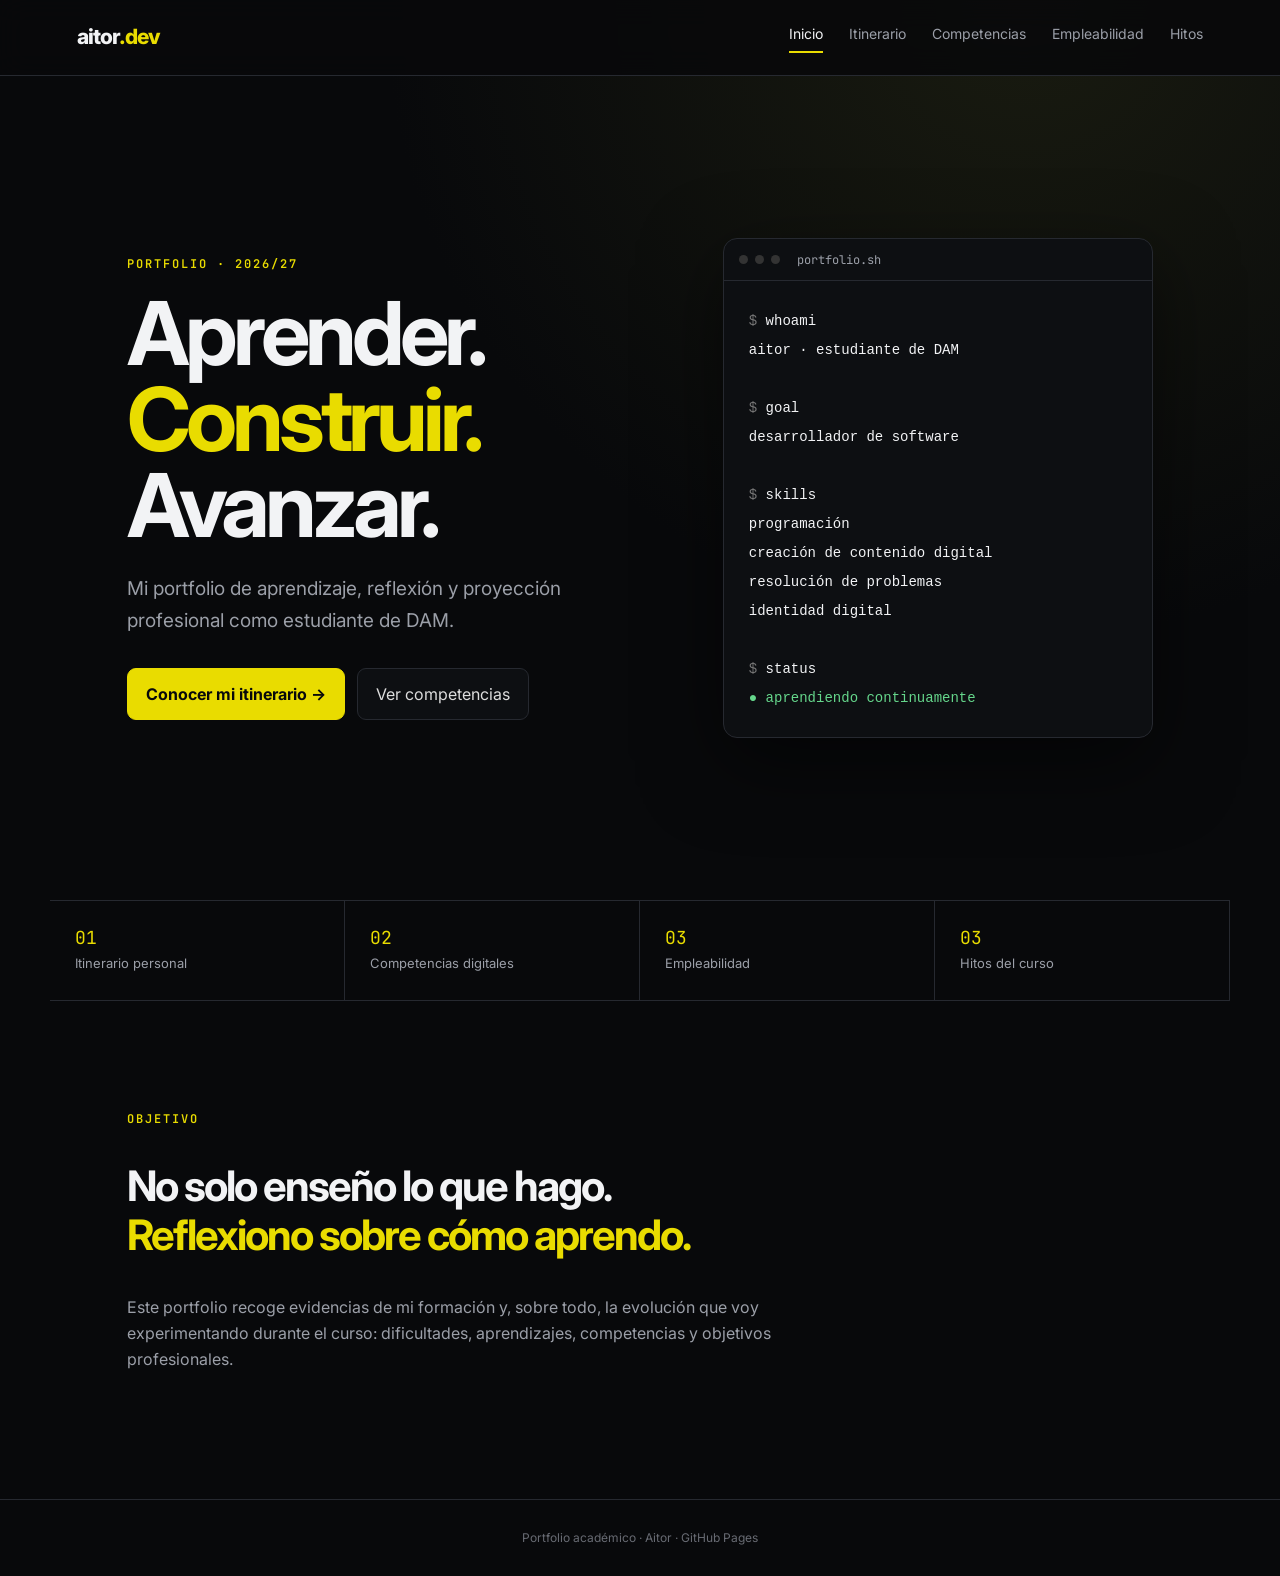
<file: extras/portfolio-github-pages/index.html>
<!DOCTYPE html>
<html lang="es">

<head>
  <meta charset="UTF-8">
  <meta name="viewport" content="width=device-width, initial-scale=1.0">
  <title>Aitor · Portfolio profesional</title>
  <link rel="stylesheet" href="assets/style.css">
</head>

<body>
  <header class="topbar">
    <a class="logo" href="index.html">aitor<span>.dev</span></a>
    <nav>
      <a class="active" href="index.html">Inicio</a>
      <a href="itinerario.html">Itinerario</a>
      <a href="competencias.html">Competencias</a>
      <a href="empleabilidad.html">Empleabilidad</a>
      <a href="hitos.html">Hitos</a>
    </nav>
  </header>

  <main>
    <section class="hero">
      <div>
        <p class="eyebrow">PORTFOLIO · 2026/27</p>
        <h1>Aprender.<br><span>Construir.</span><br>Avanzar.</h1>
        <p class="lead">Mi portfolio de aprendizaje, reflexión y proyección profesional como estudiante de DAM.</p>
        <div class="buttons">
          <a class="btn primary" href="itinerario.html">Conocer mi itinerario →</a>
          <a class="btn" href="competencias.html">Ver competencias</a>
        </div>
      </div>
      <div class="terminal">
        <div class="terminal-head"><i></i><i></i><i></i><span>portfolio.sh</span></div>
        <pre><code><span class="muted">$</span> whoami
aitor · estudiante de DAM

<span class="muted">$</span> goal
desarrollador de software

<span class="muted">$</span> skills
programación
creación de contenido digital
resolución de problemas
identidad digital

<span class="muted">$</span> status
<span class="green">● aprendiendo continuamente</span></code></pre>
      </div>
    </section>

    <section class="stats">
      <div><strong>01</strong><span>Itinerario personal</span></div>
      <div><strong>02</strong><span>Competencias digitales</span></div>
      <div><strong>03</strong><span>Empleabilidad</span></div>
      <div><strong>03</strong><span>Hitos del curso</span></div>
    </section>

    <section class="section">
      <p class="eyebrow">OBJETIVO</p>
      <h2>No solo enseño lo que hago.<br><span>Reflexiono sobre cómo aprendo.</span></h2>
      <p class="text">Este portfolio recoge evidencias de mi formación y, sobre todo, la evolución que voy
        experimentando durante el curso: dificultades, aprendizajes, competencias y objetivos profesionales.</p>
    </section>
  </main>

  <footer>Portfolio académico · Aitor · GitHub Pages</footer>
</body>

</html>
</file>
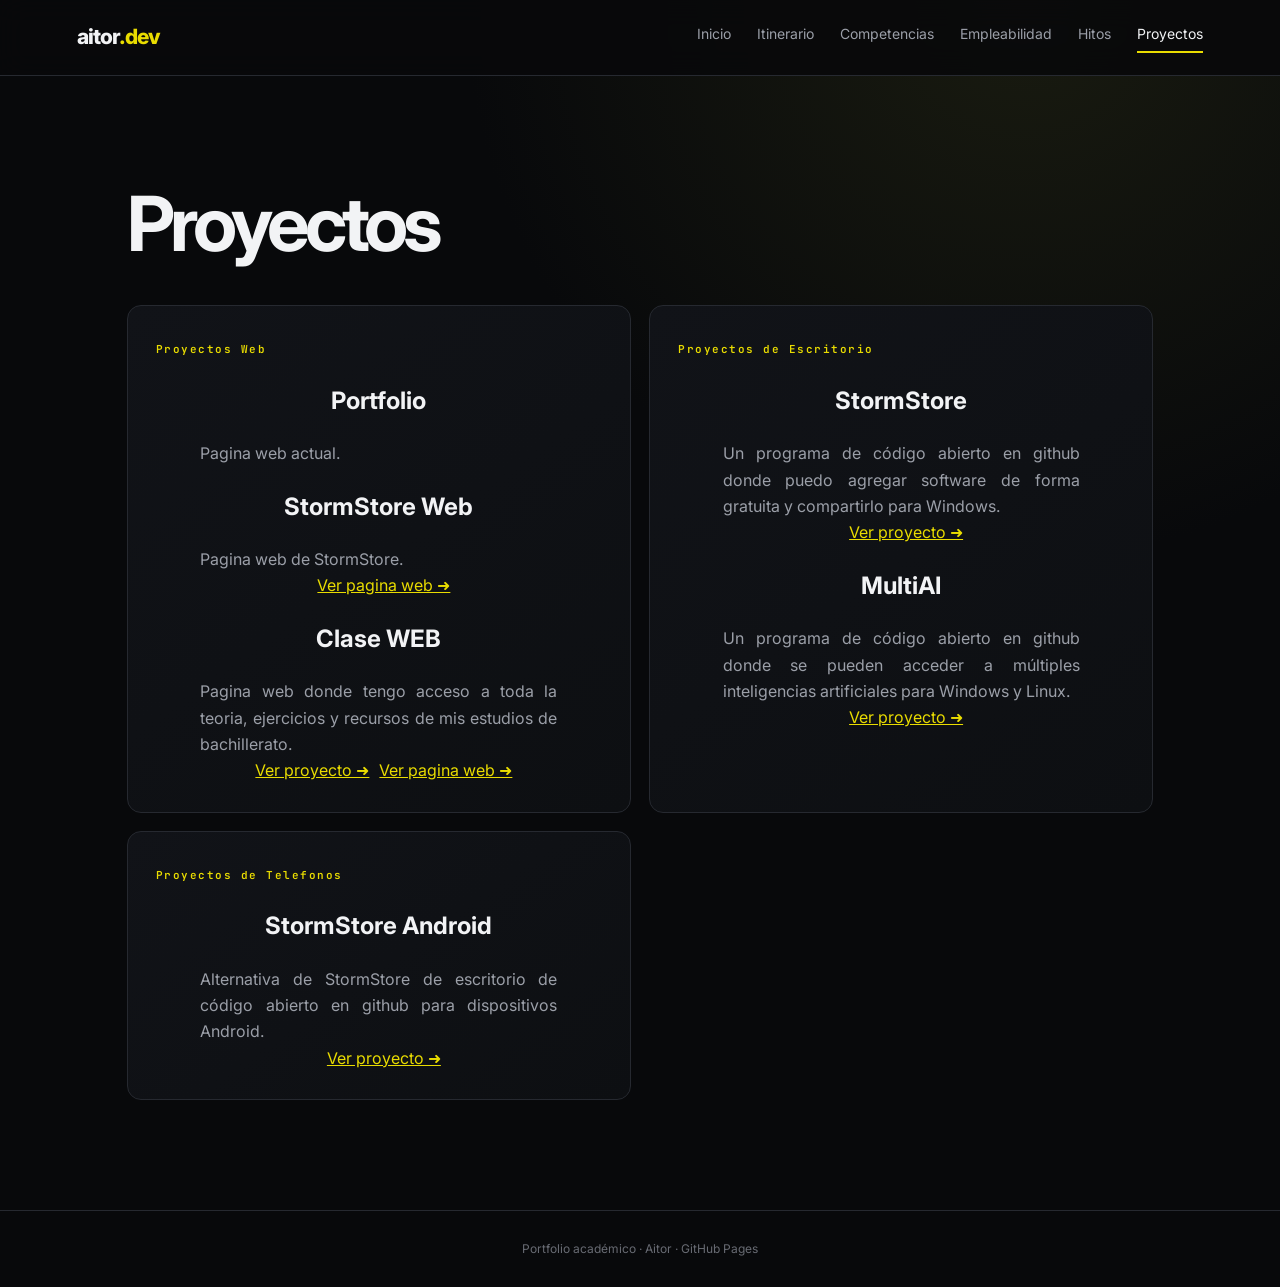
<file: proyectos.html>
<!DOCTYPE html>
<html lang="es">

<head>
    <meta charset="UTF-8">
    <meta name="viewport" content="width=device-width, initial-scale=1.0">
    <title>Proyectos · Aitor Perez Salvador</title>
    <link rel="stylesheet" href="assets/style.css">
    <link rel="stylesheet" href="assets/proyectos.css">
</head>

<body>

    <header class="topbar">
        <a class="logo" href="index.html">aitor<span>.dev</span></a>
        <nav>
            <a href="index.html">Inicio</a>
            <a href="itinerario.html">Itinerario</a>
            <a href="competencias.html">Competencias</a>
            <a href="empleabilidad.html">Empleabilidad</a>
            <a href="hitos.html">Hitos</a>
            <a class="active" href="#">Proyectos</a>
        </nav>
    </header>
    <main class="page">
        <h1>Proyectos</h1>
        <div class="grid">
            <article class="card">
                <small>Proyectos Web</small>
                <div class="proyectos">
                    <h2>Portfolio</h2>
                    <p>Pagina web actual.</p>
                </div>
                <div class="proyectos">
                    <h2>StormStore Web</h2>
                    <p>Pagina web de StormStore.</p>
                    <div class="enlaces">
                        <a href="https://stormstore.vercel.app" target="_blank">Ver pagina web ➜</a>
                    </div>
                </div>
                <div class="proyectos">
                    <h2>Clase WEB</h2>
                    <p>Pagina web donde tengo acceso a toda la teoria, ejercicios y recursos de mis estudios de
                        bachillerato.</p>
                    <div class="enlaces">
                        <a href="https://github.com/acierto-incomodo/clase-web" target="_blank">Ver proyecto ➜</a>
                        <a href="https://acierto-incomodo.github.io/clase-web/" target="_blank">Ver pagina web ➜</a>
                    </div>
                </div>
            </article>

            <article class="card">
                <small>Proyectos de Escritorio</small>
                <div class="proyectos">
                    <h2>StormStore</h2>
                    <p>Un programa de código abierto en github donde puedo agregar software de forma gratuita y
                        compartirlo para Windows.</p>
                    <div class="enlaces">
                        <a href="https://github.com/acierto-incomodo/StormStore" target="_blank">Ver proyecto ➜</a>
                    </div>
                </div>
                <div class="proyectos">
                    <h2>MultiAI</h2>
                    <p>Un programa de código abierto en github donde se pueden acceder a múltiples inteligencias
                        artificiales para Windows y Linux.</p>
                    <div class="enlaces">
                        <a href="https://github.com/acierto-incomodo/MultiAI" target="_blank">Ver proyecto ➜</a>
                    </div>
                </div>
            </article>

            <article class="card">
                <small>Proyectos de Telefonos</small>
                <div class="proyectos">
                    <h2>StormStore Android</h2>
                    <p>Alternativa de StormStore de escritorio de código abierto en github para dispositivos Android.
                    </p>
                    <div class="enlaces">
                        <a href="https://github.com/acierto-incomodo/stormstore-android" target="_blank">Ver proyecto
                            ➜</a>
                    </div>
                </div>
            </article>
        </div>
    </main>

    <footer>Portfolio académico · Aitor · GitHub Pages</footer>
</body>

</html>
</file>
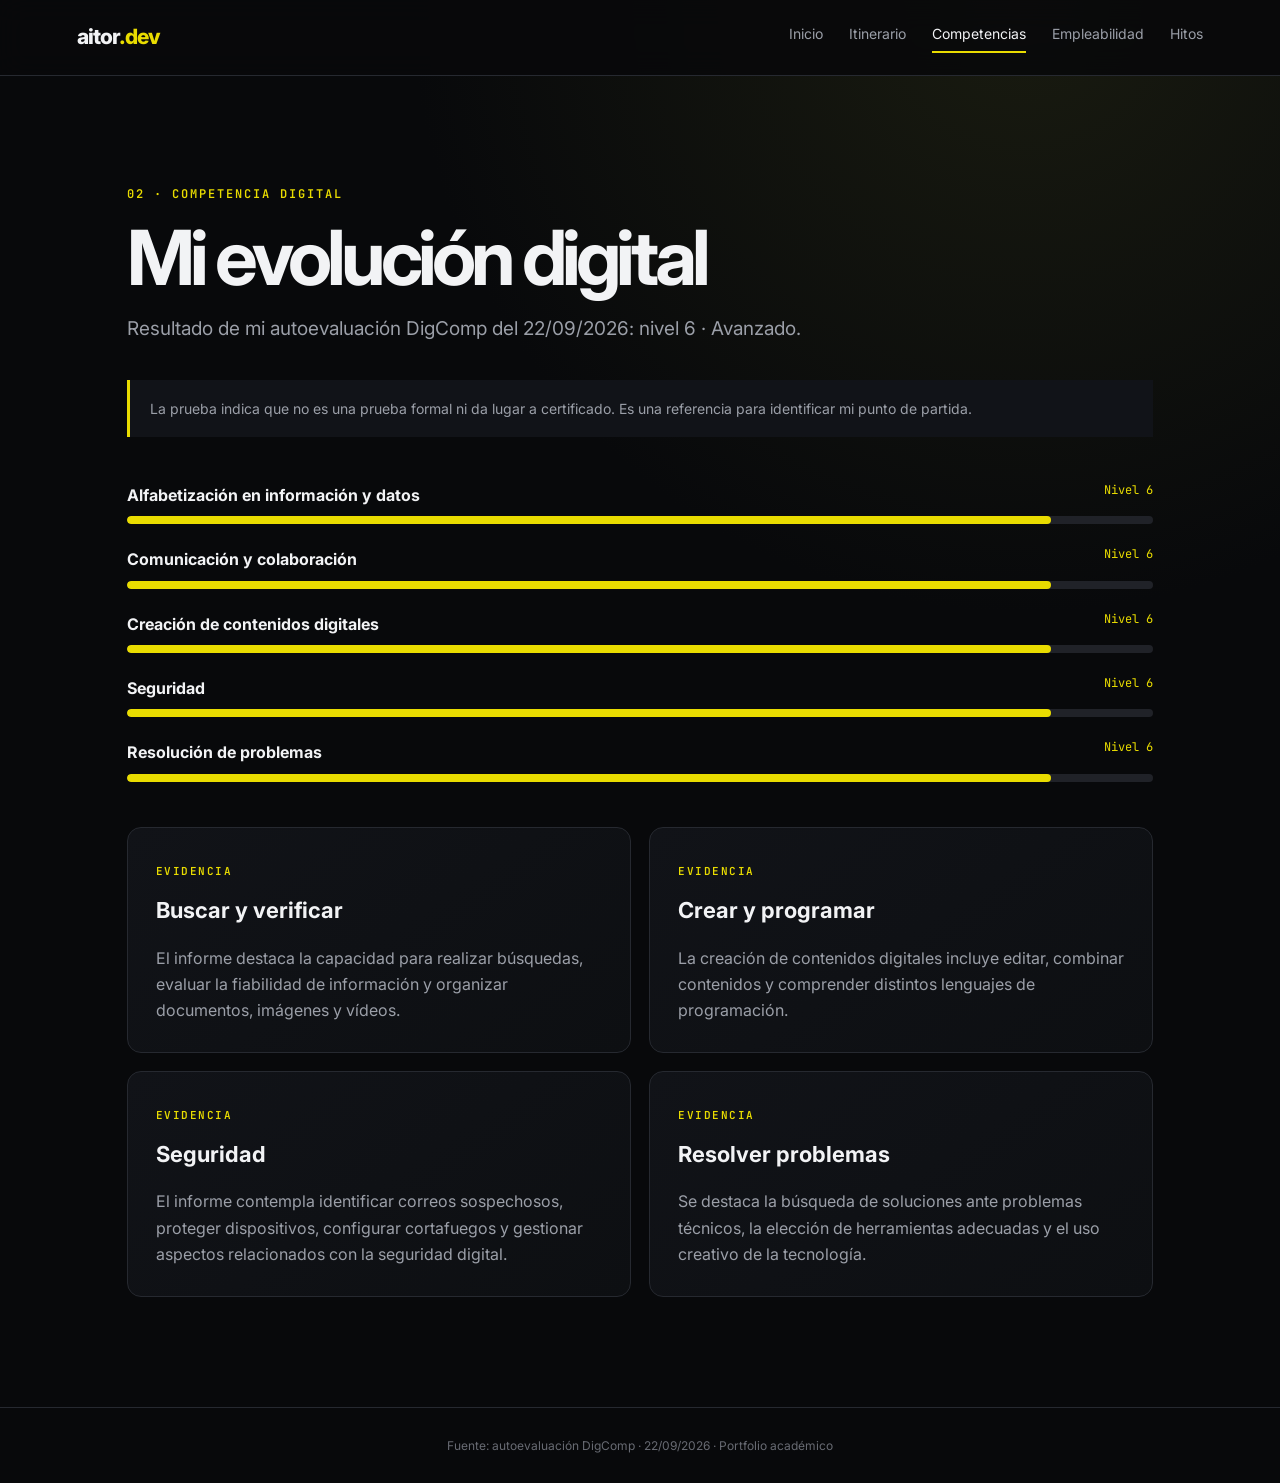
<file: extras/portfolio-github-pages/competencias.html>
<!DOCTYPE html>
<html lang="es">

<head>
    <meta charset="UTF-8">
    <meta name="viewport" content="width=device-width,initial-scale=1">
    <title>Competencias · Aitor</title>
    <link rel="stylesheet" href="assets/style.css">
</head>

<body>
    <header class="topbar"><a class="logo" href="index.html">aitor<span>.dev</span></a>
        <nav><a href="index.html">Inicio</a><a href="itinerario.html">Itinerario</a><a class="active"
                href="competencias.html">Competencias</a><a href="empleabilidad.html">Empleabilidad</a><a
                href="hitos.html">Hitos</a></nav>
    </header>
    <main class="page">
        <p class="eyebrow">02 · COMPETENCIA DIGITAL</p>
        <h1>Mi evolución digital</h1>
        <p class="lead">Resultado de mi autoevaluación DigComp del 22/09/2026: nivel 6 · Avanzado.</p>
        <div class="notice">La prueba indica que no es una prueba formal ni da lugar a certificado. Es una referencia
            para identificar mi punto de partida.</div>
        <div class="skills">
            <div class="skill">
                <div><b>Alfabetización en información y datos</b><span>Nivel 6</span></div>
                <div class="bar"><i style="width:90%"></i></div>
            </div>
            <div class="skill">
                <div><b>Comunicación y colaboración</b><span>Nivel 6</span></div>
                <div class="bar"><i style="width:90%"></i></div>
            </div>
            <div class="skill">
                <div><b>Creación de contenidos digitales</b><span>Nivel 6</span></div>
                <div class="bar"><i style="width:90%"></i></div>
            </div>
            <div class="skill">
                <div><b>Seguridad</b><span>Nivel 6</span></div>
                <div class="bar"><i style="width:90%"></i></div>
            </div>
            <div class="skill">
                <div><b>Resolución de problemas</b><span>Nivel 6</span></div>
                <div class="bar"><i style="width:90%"></i></div>
            </div>
        </div>
        <div class="grid two">
            <article class="card"><small>EVIDENCIA</small>
                <h3>Buscar y verificar</h3>
                <p>El informe destaca la capacidad para realizar búsquedas, evaluar la fiabilidad de información y
                    organizar documentos, imágenes y vídeos.</p>
            </article>
            <article class="card"><small>EVIDENCIA</small>
                <h3>Crear y programar</h3>
                <p>La creación de contenidos digitales incluye editar, combinar contenidos y comprender distintos
                    lenguajes de programación.</p>
            </article>
            <article class="card"><small>EVIDENCIA</small>
                <h3>Seguridad</h3>
                <p>El informe contempla identificar correos sospechosos, proteger dispositivos, configurar cortafuegos y
                    gestionar aspectos relacionados con la seguridad digital.</p>
            </article>
            <article class="card"><small>EVIDENCIA</small>
                <h3>Resolver problemas</h3>
                <p>Se destaca la búsqueda de soluciones ante problemas técnicos, la elección de herramientas adecuadas y
                    el uso creativo de la tecnología.</p>
            </article>
        </div>
    </main>
    <footer>Fuente: autoevaluación DigComp · 22/09/2026 · Portfolio académico</footer>
</body>

</html>
</file>
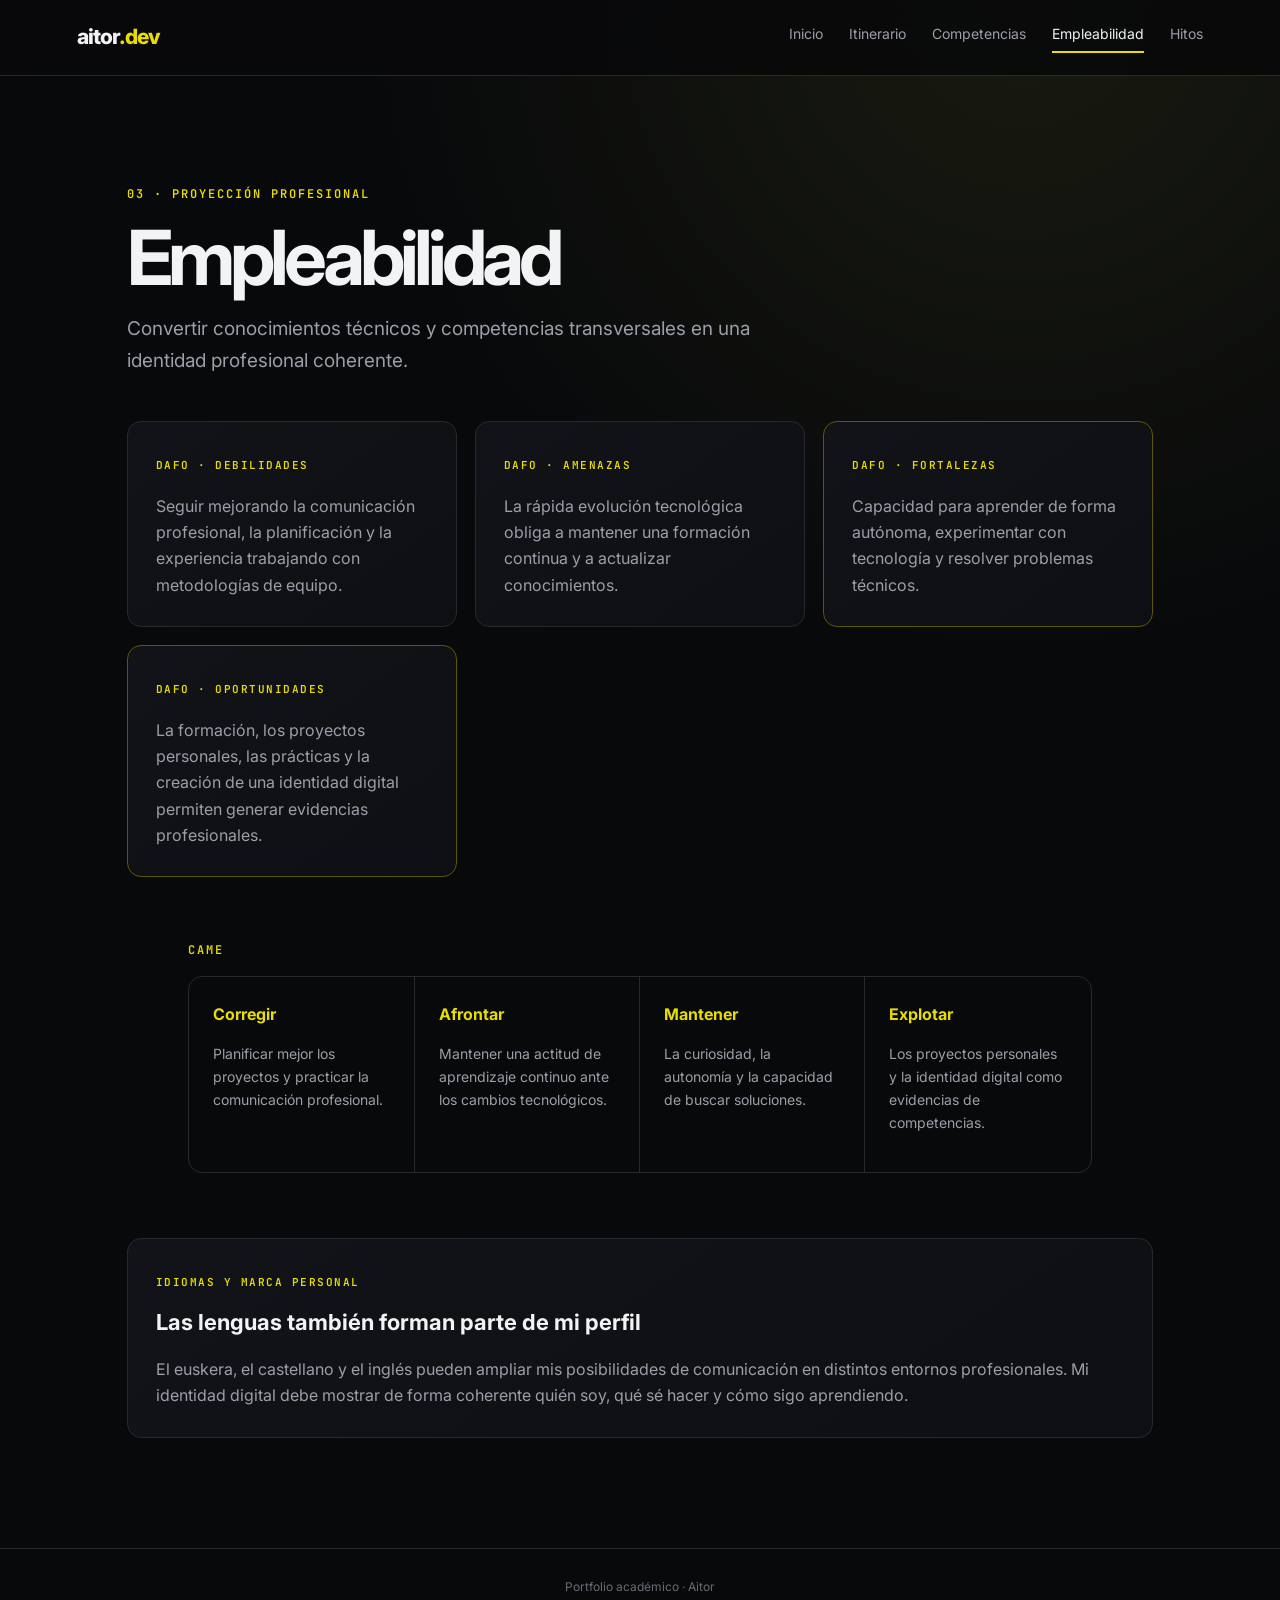
<file: extras/portfolio-github-pages/empleabilidad.html>
<!DOCTYPE html>
<html lang="es">

<head>
    <meta charset="UTF-8">
    <meta name="viewport" content="width=device-width,initial-scale=1">
    <title>Empleabilidad · Aitor</title>
    <link rel="stylesheet" href="assets/style.css">
</head>

<body>
    <header class="topbar"><a class="logo" href="index.html">aitor<span>.dev</span></a>
        <nav><a href="index.html">Inicio</a><a href="itinerario.html">Itinerario</a><a
                href="competencias.html">Competencias</a><a class="active" href="empleabilidad.html">Empleabilidad</a><a
                href="hitos.html">Hitos</a></nav>
    </header>
    <main class="page">
        <p class="eyebrow">03 · PROYECCIÓN PROFESIONAL</p>
        <h1>Empleabilidad</h1>
        <p class="lead">Convertir conocimientos técnicos y competencias transversales en una identidad profesional
            coherente.</p>
        <div class="grid three">
            <article class="card"><small>DAFO · DEBILIDADES</small>
                <p>Seguir mejorando la comunicación profesional, la planificación y la experiencia trabajando con
                    metodologías de equipo.</p>
            </article>
            <article class="card"><small>DAFO · AMENAZAS</small>
                <p>La rápida evolución tecnológica obliga a mantener una formación continua y a actualizar
                    conocimientos.</p>
            </article>
            <article class="card accent"><small>DAFO · FORTALEZAS</small>
                <p>Capacidad para aprender de forma autónoma, experimentar con tecnología y resolver problemas técnicos.
                </p>
            </article>
            <article class="card accent"><small>DAFO · OPORTUNIDADES</small>
                <p>La formación, los proyectos personales, las prácticas y la creación de una identidad digital permiten
                    generar evidencias profesionales.</p>
            </article>
        </div>
        <div class="section compact">
            <p class="eyebrow">CAME</p>
            <div class="came">
                <div><b>Corregir</b>
                    <p>Planificar mejor los proyectos y practicar la comunicación profesional.</p>
                </div>
                <div><b>Afrontar</b>
                    <p>Mantener una actitud de aprendizaje continuo ante los cambios tecnológicos.</p>
                </div>
                <div><b>Mantener</b>
                    <p>La curiosidad, la autonomía y la capacidad de buscar soluciones.</p>
                </div>
                <div><b>Explotar</b>
                    <p>Los proyectos personales y la identidad digital como evidencias de competencias.</p>
                </div>
            </div>
        </div>
        <div class="card"><small>IDIOMAS Y MARCA PERSONAL</small>
            <h3>Las lenguas también forman parte de mi perfil</h3>
            <p>El euskera, el castellano y el inglés pueden ampliar mis posibilidades de comunicación en distintos
                entornos profesionales. Mi identidad digital debe mostrar de forma coherente quién soy, qué sé hacer y
                cómo sigo aprendiendo.</p>
        </div>
    </main>
    <footer>Portfolio académico · Aitor</footer>
</body>

</html>
</file>
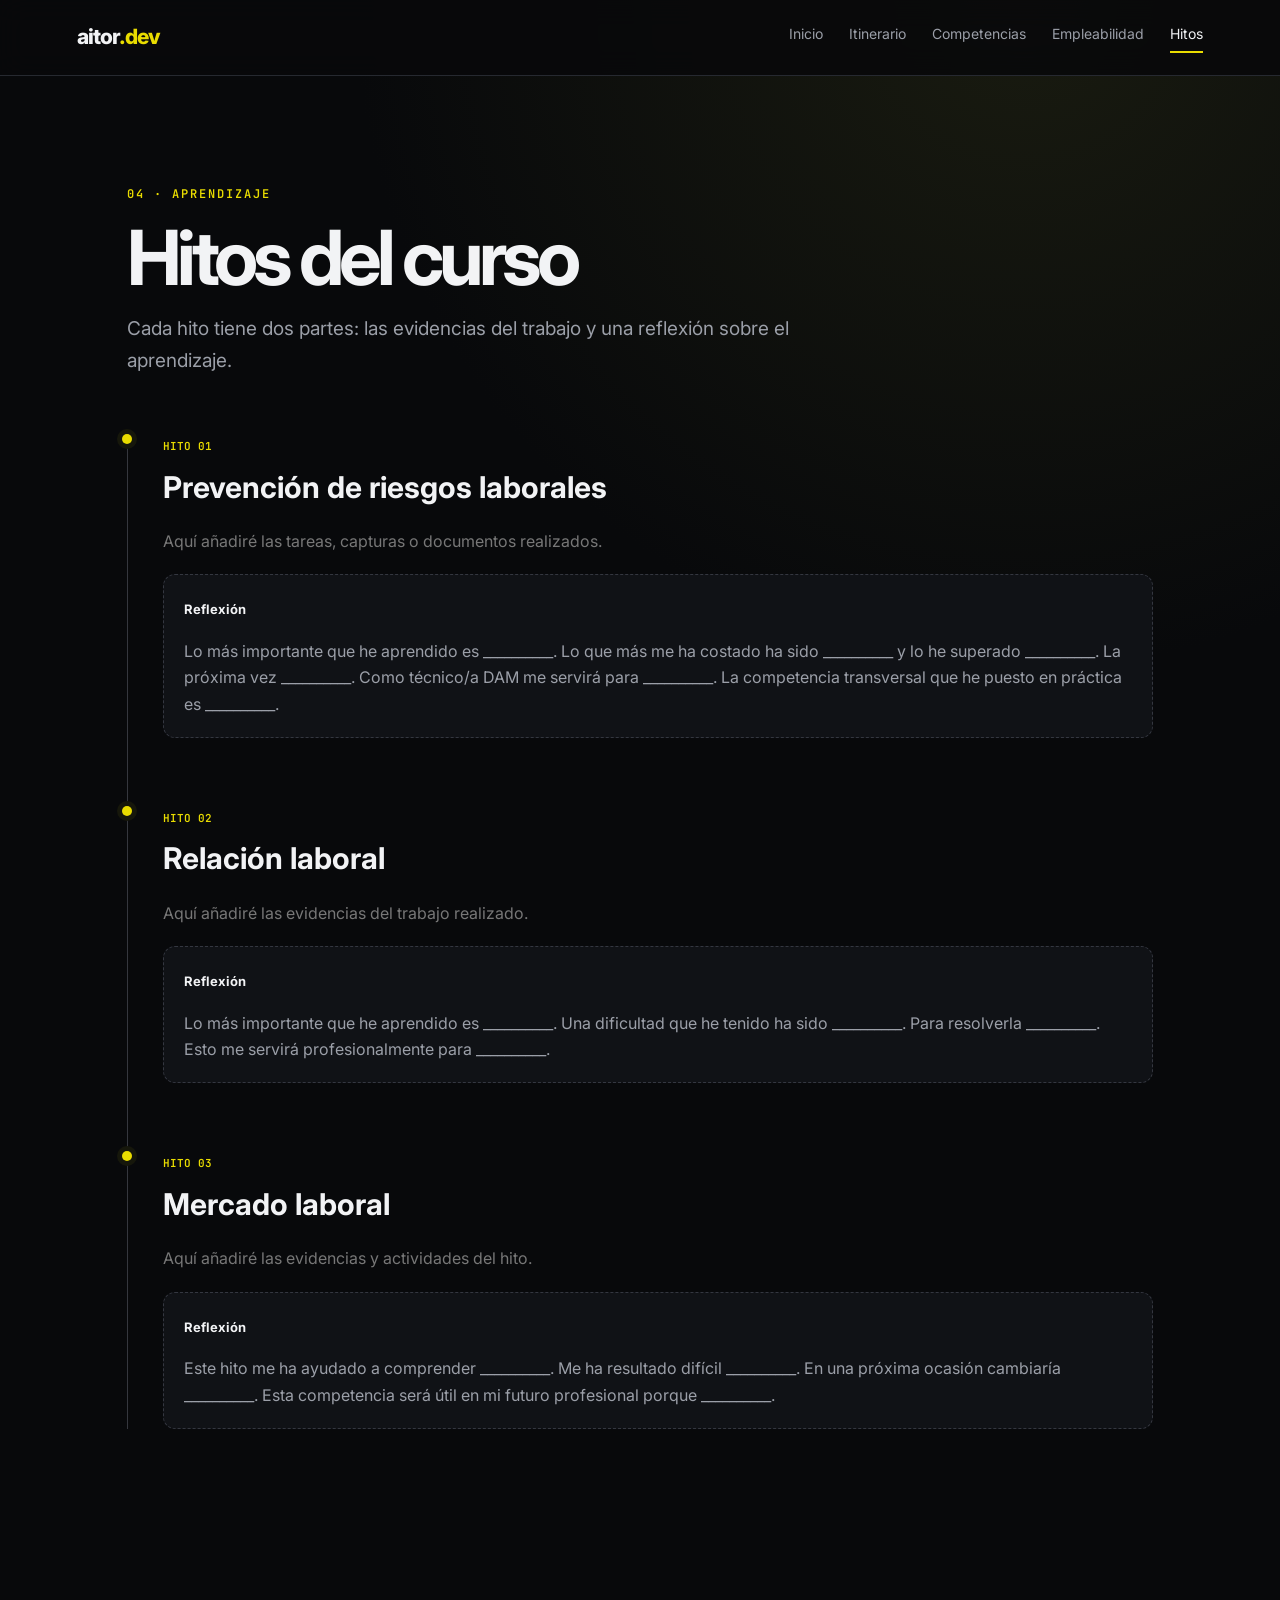
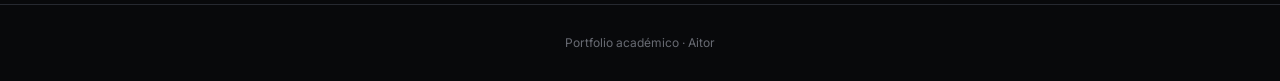
<file: extras/portfolio-github-pages/hitos.html>
<!DOCTYPE html>
<html lang="es">

<head>
    <meta charset="UTF-8">
    <meta name="viewport" content="width=device-width,initial-scale=1">
    <title>Hitos · Aitor</title>
    <link rel="stylesheet" href="assets/style.css">
</head>

<body>
    <header class="topbar"><a class="logo" href="index.html">aitor<span>.dev</span></a>
        <nav><a href="index.html">Inicio</a><a href="itinerario.html">Itinerario</a><a
                href="competencias.html">Competencias</a><a href="empleabilidad.html">Empleabilidad</a><a class="active"
                href="hitos.html">Hitos</a></nav>
    </header>
    <main class="page">
        <p class="eyebrow">04 · APRENDIZAJE</p>
        <h1>Hitos del curso</h1>
        <p class="lead">Cada hito tiene dos partes: las evidencias del trabajo y una reflexión sobre el aprendizaje.</p>
        <section class="timeline">
            <article><span>HITO 01</span>
                <h2>Prevención de riesgos laborales</h2>
                <p class="placeholder">Aquí añadiré las tareas, capturas o documentos realizados.</p>
                <div class="reflection"><b>Reflexión</b>
                    <p>Lo más importante que he aprendido es __________. Lo que más me ha costado ha sido __________ y
                        lo he superado __________. La próxima vez __________. Como técnico/a DAM me servirá para
                        __________. La competencia transversal que he puesto en práctica es __________.</p>
                </div>
            </article>
            <article><span>HITO 02</span>
                <h2>Relación laboral</h2>
                <p class="placeholder">Aquí añadiré las evidencias del trabajo realizado.</p>
                <div class="reflection"><b>Reflexión</b>
                    <p>Lo más importante que he aprendido es __________. Una dificultad que he tenido ha sido
                        __________. Para resolverla __________. Esto me servirá profesionalmente para __________.</p>
                </div>
            </article>
            <article><span>HITO 03</span>
                <h2>Mercado laboral</h2>
                <p class="placeholder">Aquí añadiré las evidencias y actividades del hito.</p>
                <div class="reflection"><b>Reflexión</b>
                    <p>Este hito me ha ayudado a comprender __________. Me ha resultado difícil __________. En una
                        próxima ocasión cambiaría __________. Esta competencia será útil en mi futuro profesional porque
                        __________.</p>
                </div>
            </article>
        </section>
    </main>
    <footer>Portfolio académico · Aitor</footer>
</body>

</html>
</file>
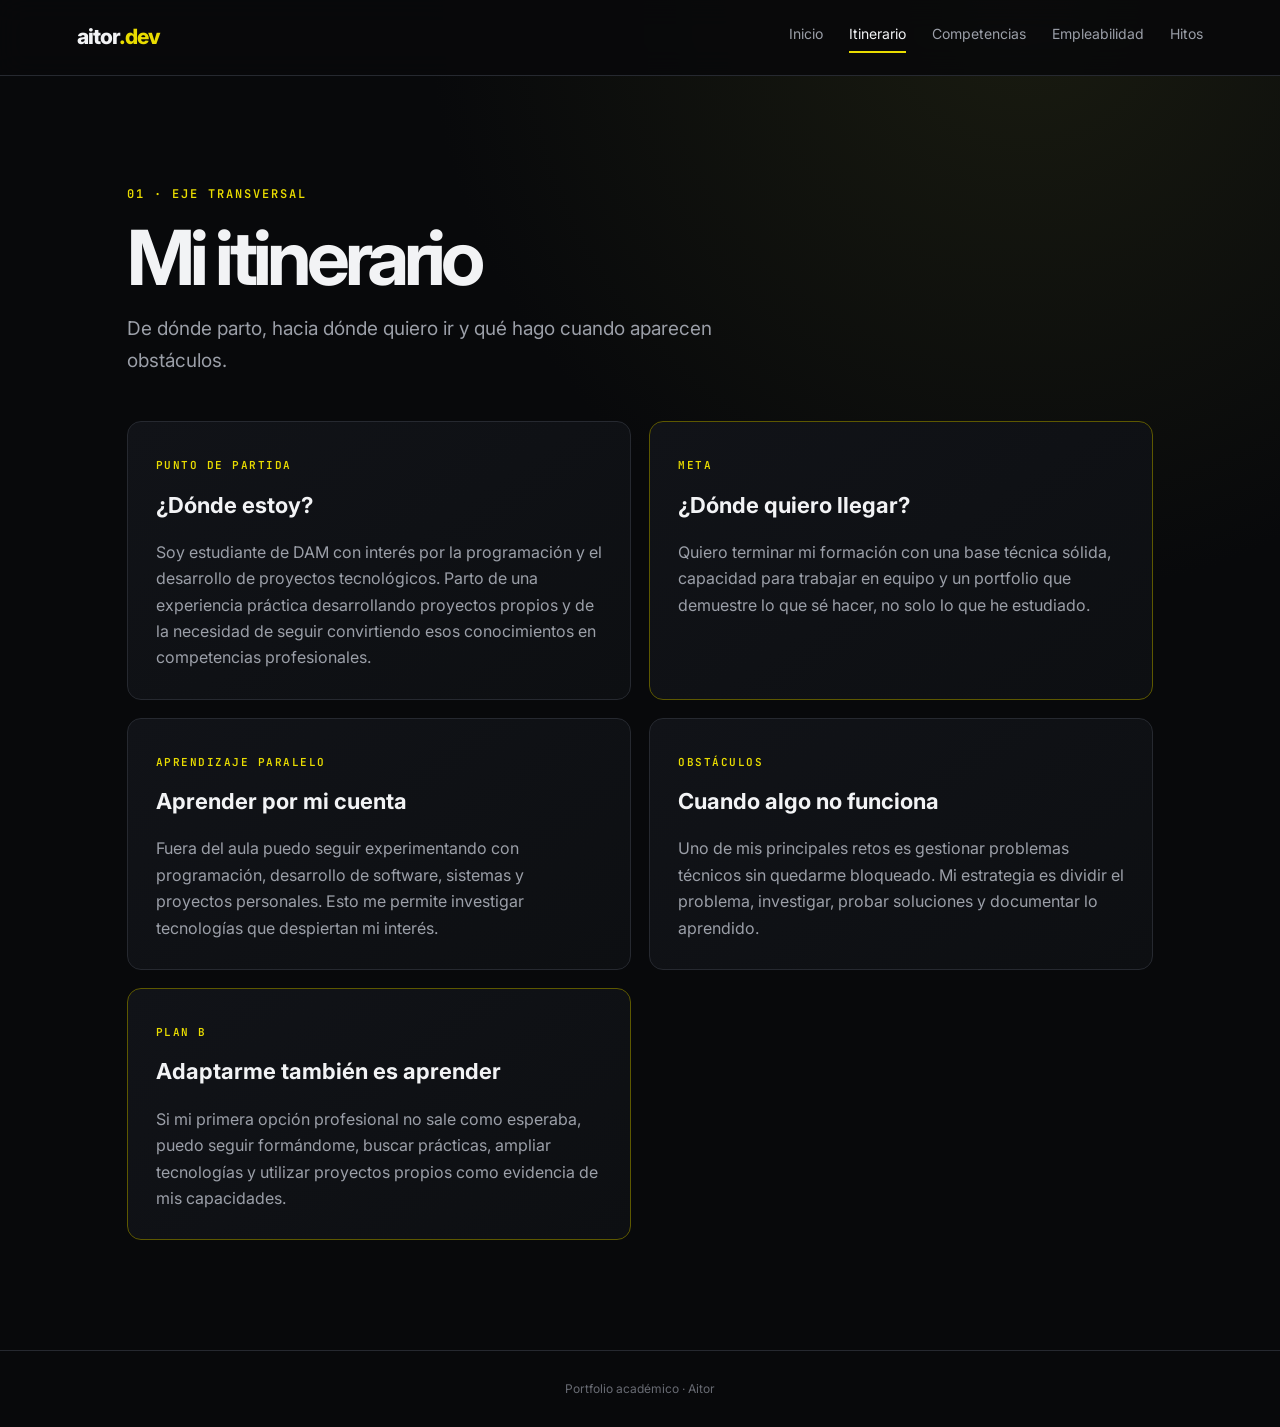
<file: extras/portfolio-github-pages/itinerario.html>
<!DOCTYPE html>
<html lang="es">

<head>
    <meta charset="UTF-8">
    <meta name="viewport" content="width=device-width,initial-scale=1">
    <title>Itinerario · Aitor</title>
    <link rel="stylesheet" href="assets/style.css">
</head>

<body>
    <header class="topbar"><a class="logo" href="index.html">aitor<span>.dev</span></a>
        <nav><a href="index.html">Inicio</a><a class="active" href="itinerario.html">Itinerario</a><a
                href="competencias.html">Competencias</a><a href="empleabilidad.html">Empleabilidad</a><a
                href="hitos.html">Hitos</a></nav>
    </header>
    <main class="page">
        <p class="eyebrow">01 · EJE TRANSVERSAL</p>
        <h1>Mi itinerario</h1>
        <p class="lead">De dónde parto, hacia dónde quiero ir y qué hago cuando aparecen obstáculos.</p>
        <div class="grid">
            <article class="card"><small>PUNTO DE PARTIDA</small>
                <h3>¿Dónde estoy?</h3>
                <p>Soy estudiante de DAM con interés por la programación y el desarrollo de proyectos tecnológicos.
                    Parto de una experiencia práctica desarrollando proyectos propios y de la necesidad de seguir
                    convirtiendo esos conocimientos en competencias profesionales.</p>
            </article>
            <article class="card accent"><small>META</small>
                <h3>¿Dónde quiero llegar?</h3>
                <p>Quiero terminar mi formación con una base técnica sólida, capacidad para trabajar en equipo y un
                    portfolio que demuestre lo que sé hacer, no solo lo que he estudiado.</p>
            </article>
            <article class="card"><small>APRENDIZAJE PARALELO</small>
                <h3>Aprender por mi cuenta</h3>
                <p>Fuera del aula puedo seguir experimentando con programación, desarrollo de software, sistemas y
                    proyectos personales. Esto me permite investigar tecnologías que despiertan mi interés.</p>
            </article>
            <article class="card"><small>OBSTÁCULOS</small>
                <h3>Cuando algo no funciona</h3>
                <p>Uno de mis principales retos es gestionar problemas técnicos sin quedarme bloqueado. Mi estrategia es
                    dividir el problema, investigar, probar soluciones y documentar lo aprendido.</p>
            </article>
            <article class="card accent"><small>PLAN B</small>
                <h3>Adaptarme también es aprender</h3>
                <p>Si mi primera opción profesional no sale como esperaba, puedo seguir formándome, buscar prácticas,
                    ampliar tecnologías y utilizar proyectos propios como evidencia de mis capacidades.</p>
            </article>
        </div>
    </main>
    <footer>Portfolio académico · Aitor</footer>
</body>

</html>
</file>
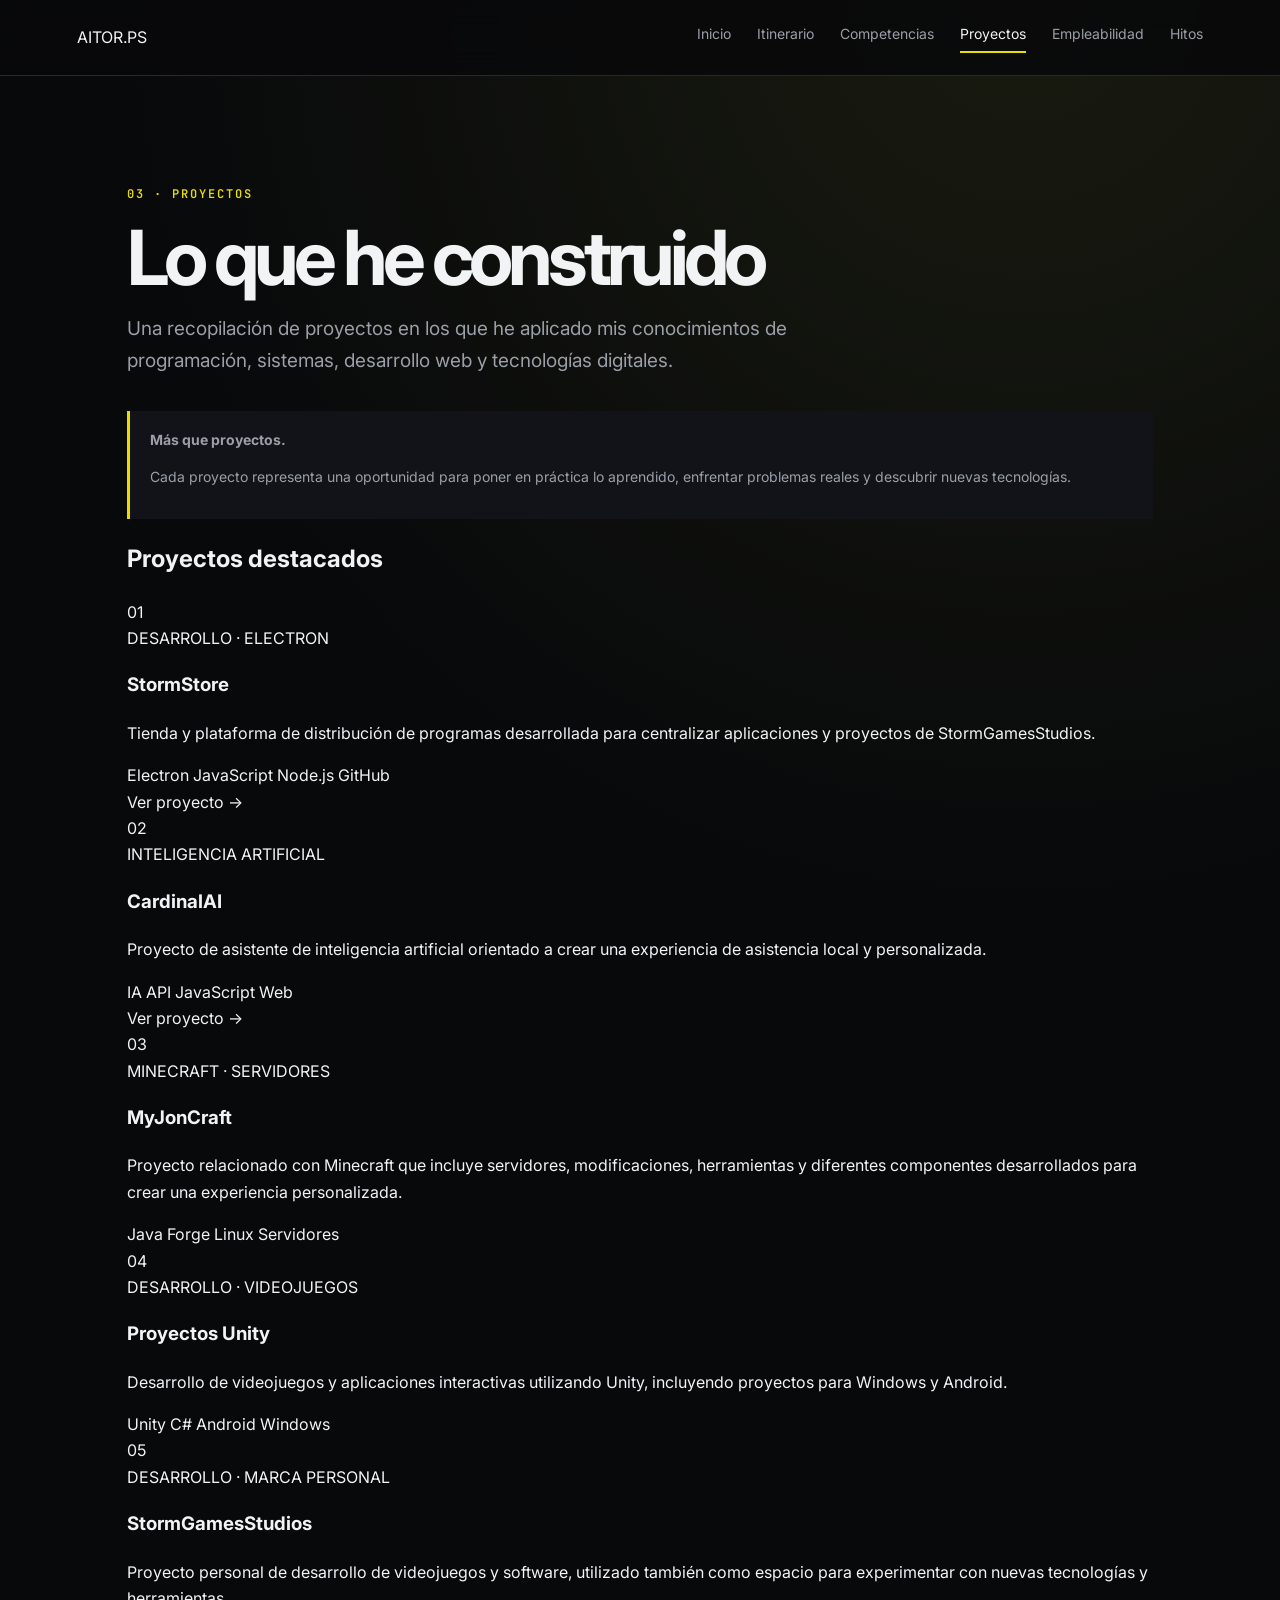
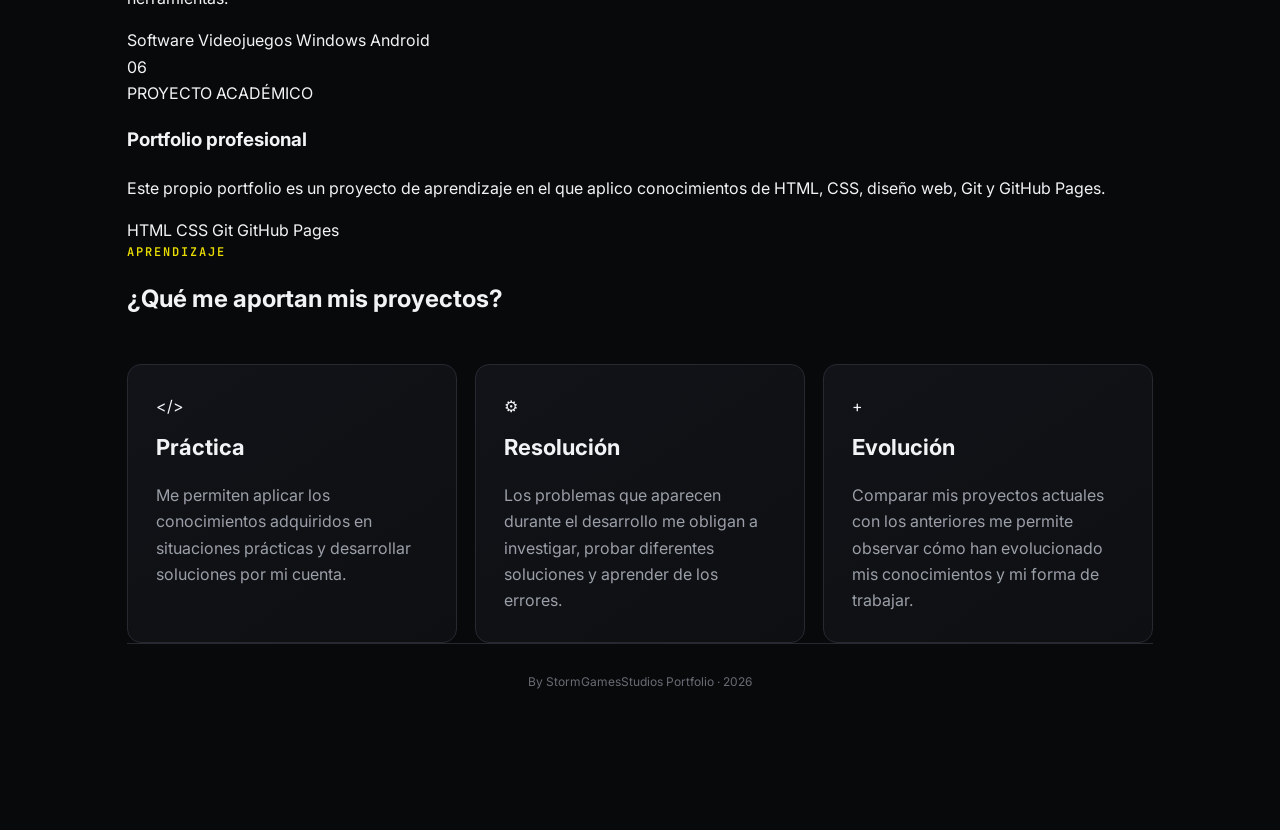
<file: extras/portfolio-github-pages/proyectos.html>
<!DOCTYPE html>
<html lang="es">

<head>
    <meta charset="UTF-8">
    <meta name="viewport" content="width=device-width, initial-scale=1.0">

    <title>Proyectos · Aitor Perez Salvador</title>

    <link rel="stylesheet" href="./assets/style.css">
</head>

<body>

    <!-- =========================================
         BARRA DE NAVEGACIÓN
         ========================================= -->

    <header class="topbar">

        <div class="brand">
            <span class="brand-dot"></span>
            AITOR.PS
        </div>

        <nav>
            <a href="index.html">Inicio</a>
            <a href="itinerario.html">Itinerario</a>
            <a href="competencias.html">Competencias</a>
            <a href="proyectos.html" class="active">Proyectos</a>
            <a href="empleabilidad.html">Empleabilidad</a>
            <a href="hitos.html">Hitos</a>
        </nav>

    </header>


    <!-- =========================================
         CONTENIDO PRINCIPAL
         ========================================= -->

    <main class="page">

        <p class="eyebrow">
            03 · PROYECTOS
        </p>

        <h1>
            Lo que he construido
        </h1>

        <p class="lead">
            Una recopilación de proyectos en los que he aplicado mis
            conocimientos de programación, sistemas, desarrollo web y
            tecnologías digitales.
        </p>


        <!-- =========================================
             PRESENTACIÓN
             ========================================= -->

        <section class="notice">

            <strong>Más que proyectos.</strong>

            <p>
                Cada proyecto representa una oportunidad para poner en
                práctica lo aprendido, enfrentar problemas reales y
                descubrir nuevas tecnologías.
            </p>

        </section>


        <!-- =========================================
             PROYECTOS
             ========================================= -->

        <section>

            <h2>Proyectos destacados</h2>

            <div class="projects-grid">


                <!-- STORMSTORE -->

                <article class="project-card">

                    <div class="project-number">
                        01
                    </div>

                    <div class="project-content">

                        <span class="project-type">
                            DESARROLLO · ELECTRON
                        </span>

                        <h3>
                            StormStore
                        </h3>

                        <p>
                            Tienda y plataforma de distribución de
                            programas desarrollada para centralizar
                            aplicaciones y proyectos de StormGamesStudios.
                        </p>

                        <div class="project-tags">

                            <span class="tech">
                                Electron
                            </span>

                            <span class="tech">
                                JavaScript
                            </span>

                            <span class="tech">
                                Node.js
                            </span>

                            <span class="tech">
                                GitHub
                            </span>

                        </div>

                        <a href="https://github.com/acierto-incomodo/StormStore" target="_blank"
                            rel="noopener noreferrer" class="project-link">
                            Ver proyecto →
                        </a>

                    </div>

                </article>


                <!-- CARDINAL AI -->

                <article class="project-card">

                    <div class="project-number">
                        02
                    </div>

                    <div class="project-content">

                        <span class="project-type">
                            INTELIGENCIA ARTIFICIAL
                        </span>

                        <h3>
                            CardinalAI
                        </h3>

                        <p>
                            Proyecto de asistente de inteligencia
                            artificial orientado a crear una experiencia
                            de asistencia local y personalizada.
                        </p>

                        <div class="project-tags">

                            <span class="tech">
                                IA
                            </span>

                            <span class="tech">
                                API
                            </span>

                            <span class="tech">
                                JavaScript
                            </span>

                            <span class="tech">
                                Web
                            </span>

                        </div>

                        <a href="https://cardinal-ai-web.vercel.app/" target="_blank" rel="noopener noreferrer"
                            class="project-link">
                            Ver proyecto →
                        </a>

                    </div>

                </article>


                <!-- MYJONCRAFT -->

                <article class="project-card">

                    <div class="project-number">
                        03
                    </div>

                    <div class="project-content">

                        <span class="project-type">
                            MINECRAFT · SERVIDORES
                        </span>

                        <h3>
                            MyJonCraft
                        </h3>

                        <p>
                            Proyecto relacionado con Minecraft que
                            incluye servidores, modificaciones,
                            herramientas y diferentes componentes
                            desarrollados para crear una experiencia
                            personalizada.
                        </p>

                        <div class="project-tags">

                            <span class="tech">
                                Java
                            </span>

                            <span class="tech">
                                Forge
                            </span>

                            <span class="tech">
                                Linux
                            </span>

                            <span class="tech">
                                Servidores
                            </span>

                        </div>

                    </div>

                </article>


                <!-- UNITY -->

                <article class="project-card">

                    <div class="project-number">
                        04
                    </div>

                    <div class="project-content">

                        <span class="project-type">
                            DESARROLLO · VIDEOJUEGOS
                        </span>

                        <h3>
                            Proyectos Unity
                        </h3>

                        <p>
                            Desarrollo de videojuegos y aplicaciones
                            interactivas utilizando Unity, incluyendo
                            proyectos para Windows y Android.
                        </p>

                        <div class="project-tags">

                            <span class="tech">
                                Unity
                            </span>

                            <span class="tech">
                                C#
                            </span>

                            <span class="tech">
                                Android
                            </span>

                            <span class="tech">
                                Windows
                            </span>

                        </div>

                    </div>

                </article>


                <!-- STORMGAMES -->

                <article class="project-card">

                    <div class="project-number">
                        05
                    </div>

                    <div class="project-content">

                        <span class="project-type">
                            DESARROLLO · MARCA PERSONAL
                        </span>

                        <h3>
                            StormGamesStudios
                        </h3>

                        <p>
                            Proyecto personal de desarrollo de videojuegos
                            y software, utilizado también como espacio
                            para experimentar con nuevas tecnologías y
                            herramientas.
                        </p>

                        <div class="project-tags">

                            <span class="tech">
                                Software
                            </span>

                            <span class="tech">
                                Videojuegos
                            </span>

                            <span class="tech">
                                Windows
                            </span>

                            <span class="tech">
                                Android
                            </span>

                        </div>

                    </div>

                </article>


                <!-- PORTFOLIO -->

                <article class="project-card featured">

                    <div class="project-number">
                        06
                    </div>

                    <div class="project-content">

                        <span class="project-type">
                            PROYECTO ACADÉMICO
                        </span>

                        <h3>
                            Portfolio profesional
                        </h3>

                        <p>
                            Este propio portfolio es un proyecto de
                            aprendizaje en el que aplico conocimientos
                            de HTML, CSS, diseño web, Git y GitHub Pages.
                        </p>

                        <div class="project-tags">

                            <span class="tech">
                                HTML
                            </span>

                            <span class="tech">
                                CSS
                            </span>

                            <span class="tech">
                                Git
                            </span>

                            <span class="tech">
                                GitHub Pages
                            </span>

                        </div>

                    </div>

                </article>

            </div>

        </section>


        <!-- =========================================
             LO QUE HE APRENDIDO
             ========================================= -->

        <section class="project-learning">

            <p class="eyebrow">
                APRENDIZAJE
            </p>

            <h2>
                ¿Qué me aportan mis proyectos?
            </h2>

            <div class="grid three">

                <article class="card">

                    <span class="card-icon">
                        &lt;/&gt;
                    </span>

                    <h3>
                        Práctica
                    </h3>

                    <p>
                        Me permiten aplicar los conocimientos adquiridos
                        en situaciones prácticas y desarrollar soluciones
                        por mi cuenta.
                    </p>

                </article>


                <article class="card">

                    <span class="card-icon">
                        ⚙
                    </span>

                    <h3>
                        Resolución
                    </h3>

                    <p>
                        Los problemas que aparecen durante el desarrollo
                        me obligan a investigar, probar diferentes
                        soluciones y aprender de los errores.
                    </p>

                </article>


                <article class="card">

                    <span class="card-icon">
                        +
                    </span>

                    <h3>
                        Evolución
                    </h3>

                    <p>
                        Comparar mis proyectos actuales con los anteriores
                        me permite observar cómo han evolucionado mis
                        conocimientos y mi forma de trabajar.
                    </p>

                </article>

            </div>

        </section>


        <!-- =========================================
             FOOTER
             ========================================= -->

        <footer class="footer">

            <span>
                By StormGamesStudios
            </span>

            <span>
                Portfolio · 2026
            </span>

        </footer>

    </main>

</body>

</html>
</file>
<file: extras/portfolio-github-pages/assets/style.css>
@import url('https://fonts.googleapis.com/css2?family=Inter:wght@400;500;600;700;800&family=JetBrains+Mono:wght@400;600&display=swap');

:root {
    --bg: #08090b;
    --panel: #101216;
    --panel2: #15171c;
    --text: #f2f3f5;
    --muted: #9b9fa8;
    --line: #262930;
    --accent: #e9dc00;
    --green: #65d68b
}

* {
    box-sizing: border-box
}

html {
    scroll-behavior: smooth
}

body {
    margin: 0;
    background: radial-gradient(circle at 80% 0%, #191b10 0, #08090b 34%);
    color: var(--text);
    font-family: Inter, Arial, sans-serif;
    line-height: 1.65
}

a {
    color: inherit;
    text-decoration: none
}

.topbar {
    height: 76px;
    border-bottom: 1px solid var(--line);
    display: flex;
    align-items: center;
    justify-content: space-between;
    padding: 0 6%;
    position: sticky;
    top: 0;
    background: rgba(8, 9, 11, .88);
    backdrop-filter: blur(14px);
    z-index: 10
}

.logo {
    font-size: 21px;
    font-weight: 800;
    letter-spacing: -1px
}

.logo span {
    color: var(--accent)
}

nav {
    display: flex;
    gap: 26px;
    font-size: 14px;
    color: var(--muted)
}

nav a:hover,
nav .active {
    color: var(--text)
}

nav .active {
    border-bottom: 2px solid var(--accent);
    padding-bottom: 5px
}

.hero {
    min-height: calc(100vh - 76px);
    max-width: 1180px;
    margin: auto;
    padding: 100px 6%;
    display: grid;
    grid-template-columns: 1.1fr .9fr;
    gap: 70px;
    align-items: center
}

.eyebrow {
    font: 600 12px 'JetBrains Mono';
    letter-spacing: 2px;
    color: var(--accent);
    margin: 0 0 18px
}

.hero h1,
.page h1 {
    font-size: clamp(50px, 7vw, 88px);
    line-height: .98;
    letter-spacing: -5px;
    margin: 0 0 25px
}

.hero h1 span,
.page h1 span,
h2 span {
    color: var(--accent)
}

.lead {
    font-size: 19px;
    color: var(--muted);
    max-width: 680px
}

.buttons {
    display: flex;
    gap: 12px;
    margin-top: 32px;
    flex-wrap: wrap
}

.btn {
    border: 1px solid var(--line);
    padding: 12px 18px;
    border-radius: 9px;
    color: #ddd;
    background: #0d0f12
}

.btn:hover {
    border-color: #555
}

.btn.primary {
    background: var(--accent);
    border-color: var(--accent);
    color: #08090b;
    font-weight: 700
}

.terminal {
    border: 1px solid var(--line);
    border-radius: 14px;
    background: #0d0f12;
    box-shadow: 0 25px 80px #0008;
    overflow: hidden
}

.terminal-head {
    height: 42px;
    border-bottom: 1px solid var(--line);
    display: flex;
    align-items: center;
    gap: 7px;
    padding: 0 15px;
    color: var(--muted);
    font: 12px 'JetBrains Mono'
}

.terminal-head i {
    width: 9px;
    height: 9px;
    border-radius: 50%;
    background: #333
}

.terminal-head span {
    margin-left: 10px
}

.terminal pre {
    padding: 25px;
    margin: 0;
    font: 14px/2 'JetBrains Mono';
    white-space: pre-wrap
}

.muted {
    color: #777
}

.green {
    color: var(--green)
}

.stats {
    border-top: 1px solid var(--line);
    border-bottom: 1px solid var(--line);
    display: grid;
    grid-template-columns: repeat(4, 1fr);
    max-width: 1180px;
    margin: auto
}

.stats div {
    padding: 25px;
    border-right: 1px solid var(--line)
}

.stats strong {
    display: block;
    color: var(--accent);
    font: 18px 'JetBrains Mono'
}

.stats span {
    color: var(--muted);
    font-size: 13px
}

.section,
.page {
    max-width: 1180px;
    margin: auto;
    padding: 110px 6%
}

.section h2 {
    font-size: 42px;
    line-height: 1.15;
    letter-spacing: -2px
}

.text {
    max-width: 720px;
    color: var(--muted)
}

.page {
    min-height: calc(100vh - 76px)
}

.page h1 {
    font-size: clamp(48px, 7vw, 76px);
    margin-bottom: 12px
}

.grid {
    display: grid;
    grid-template-columns: repeat(2, 1fr);
    gap: 18px;
    margin-top: 45px
}

.grid.three {
    grid-template-columns: repeat(3, 1fr)
}

.grid.two {
    grid-template-columns: repeat(2, 1fr)
}

.card {
    background: linear-gradient(145deg, #111318, #0d0f12);
    border: 1px solid var(--line);
    border-radius: 14px;
    padding: 28px
}

.card:hover {
    border-color: #41444c
}

.card.accent {
    border-color: #5d5800
}

.card small {
    font: 600 11px 'JetBrains Mono';
    color: var(--accent);
    letter-spacing: 1.5px
}

.card h3 {
    font-size: 22px;
    margin: 10px 0
}

.card p {
    color: var(--muted);
    margin-bottom: 0
}

.notice {
    margin-top: 35px;
    padding: 17px 20px;
    border-left: 3px solid var(--accent);
    background: #111318;
    color: var(--muted);
    font-size: 14px
}

.skills {
    margin: 45px 0;
    display: grid;
    gap: 22px
}

.skill>div:first-child {
    display: flex;
    justify-content: space-between;
    gap: 20px;
    margin-bottom: 8px
}

.skill span {
    color: var(--accent);
    font: 12px 'JetBrains Mono'
}

.bar {
    height: 8px;
    background: #202228;
    border-radius: 10px;
    overflow: hidden
}

.bar i {
    display: block;
    height: 100%;
    background: var(--accent);
    border-radius: 10px
}

.compact {
    padding-top: 65px;
    padding-bottom: 65px
}

.came {
    display: grid;
    grid-template-columns: repeat(4, 1fr);
    border: 1px solid var(--line);
    border-radius: 14px;
    overflow: hidden
}

.came div {
    padding: 24px;
    border-right: 1px solid var(--line)
}

.came div:last-child {
    border: 0
}

.came b {
    color: var(--accent)
}

.came p {
    color: var(--muted);
    font-size: 14px
}

.timeline {
    margin-top: 55px;
    border-left: 1px solid #35373e;
    padding-left: 35px
}

.timeline article {
    position: relative;
    margin-bottom: 65px
}

.timeline article:before {
    content: '';
    position: absolute;
    left: -41px;
    top: 3px;
    width: 10px;
    height: 10px;
    border-radius: 50%;
    background: var(--accent);
    box-shadow: 0 0 0 5px #16170b
}

.timeline article>span {
    font: 600 11px 'JetBrains Mono';
    color: var(--accent)
}

.timeline h2 {
    font-size: 30px;
    margin: 5px 0
}

.placeholder {
    color: #777
}

.reflection {
    margin-top: 20px;
    background: #101216;
    border: 1px dashed #343740;
    border-radius: 12px;
    padding: 20px
}

.reflection b {
    font-size: 13px
}

.reflection p {
    color: var(--muted);
    margin-bottom: 0
}

footer {
    border-top: 1px solid var(--line);
    padding: 28px 6%;
    text-align: center;
    color: #686b73;
    font-size: 12px
}

@media(max-width:800px) {
    .topbar {
        height: auto;
        padding: 18px 5%;
        align-items: flex-start;
        gap: 18px;
        flex-direction: column
    }

    nav {
        gap: 15px;
        flex-wrap: wrap
    }

    .hero {
        grid-template-columns: 1fr;
        padding-top: 70px;
        gap: 40px
    }

    .hero h1,
    .page h1 {
        letter-spacing: -3px
    }

    .stats {
        grid-template-columns: repeat(2, 1fr)
    }

    .stats div:nth-child(2) {
        border-right: 0
    }

    .grid,
    .grid.two,
    .grid.three,
    .came {
        grid-template-columns: 1fr
    }

    .came div {
        border-right: 0;
        border-bottom: 1px solid var(--line)
    }

    .section,
    .page {
        padding: 70px 5%
    }
}
</file>
<file: assets/style.css>
@import url('https://fonts.googleapis.com/css2?family=Inter:wght@400;500;600;700;800&family=JetBrains+Mono:wght@400;600&display=swap');

:root {
    --bg: #08090b;
    --panel: #101216;
    --panel2: #15171c;
    --text: #f2f3f5;
    --muted: #9b9fa8;
    --line: #262930;
    --accent: #e9dc00;
    --green: #65d68b
}

* {
    box-sizing: border-box;
}

html {
    scroll-behavior: smooth
}

body {
    margin: 0;
    background: radial-gradient(circle at 80% 0%, #191b10 0, #08090b 34%);
    color: var(--text);
    font-family: Inter, Arial, sans-serif;
    line-height: 1.65;
}

a {
    color: inherit;
    text-decoration: none
}

.topbar {
    height: 76px;
    border-bottom: 1px solid var(--line);
    display: flex;
    align-items: center;
    justify-content: space-between;
    padding: 0 6%;
    position: sticky;
    top: 0;
    background: rgba(8, 9, 11, .88);
    backdrop-filter: blur(14px);
    z-index: 10
}

.logo {
    font-size: 21px;
    font-weight: 800;
    letter-spacing: -1px
}

.logo span {
    color: var(--accent)
}

nav {
    display: flex;
    gap: 26px;
    font-size: 14px;
    color: var(--muted)
}

nav a:hover,
nav .active {
    color: var(--text)
}

nav .active {
    border-bottom: 2px solid var(--accent);
    padding-bottom: 5px
}

.hero {
    min-height: calc(100vh - 76px);
    max-width: 1180px;
    margin: auto;
    padding: 100px 6%;
    display: grid;
    grid-template-columns: 1.1fr .9fr;
    gap: 70px;
    align-items: center
}

.eyebrow {
    font: 600 12px 'JetBrains Mono';
    letter-spacing: 2px;
    color: var(--accent);
    margin: 0 0 18px
}

.hero h1,
.page h1 {
    font-size: clamp(50px, 7vw, 88px);
    line-height: .98;
    letter-spacing: -5px;
    margin: 0 0 25px
}

.hero h1 span,
.page h1 span,
h2 span {
    color: var(--accent)
}

.lead {
    font-size: 19px;
    color: var(--muted);
    max-width: 680px;
    text-align: justify;
}

.buttons {
    display: flex;
    gap: 12px;
    margin-top: 32px;
    flex-wrap: wrap
}

.btn {
    border: 1px solid var(--line);
    padding: 12px 18px;
    border-radius: 9px;
    color: #ddd;
    background: #0d0f12
}

.btn:hover {
    border-color: #555
}

.btn.primary {
    background: var(--accent);
    border-color: var(--accent);
    color: #08090b;
    font-weight: 700
}

.terminal {
    border: 1px solid var(--line);
    border-radius: 14px;
    background: #0d0f12;
    box-shadow: 0 25px 80px #0008;
    overflow: hidden
}

.terminal-head {
    height: 42px;
    border-bottom: 1px solid var(--line);
    display: flex;
    align-items: center;
    gap: 7px;
    padding: 0 15px;
    color: var(--muted);
    font: 12px 'JetBrains Mono'
}

.terminal-head i {
    width: 9px;
    height: 9px;
    border-radius: 50%;
    background: #333
}

.terminal-head span {
    margin-left: 10px
}

.terminal pre {
    padding: 25px;
    margin: 0;
    font: 14px/2 'JetBrains Mono';
    white-space: pre-wrap
}

.muted {
    color: #777
}

.green {
    color: var(--green)
}

.stats {
    border-top: 1px solid var(--line);
    border-bottom: 1px solid var(--line);
    display: grid;
    grid-template-columns: repeat(4, 1fr);
    max-width: 1180px;
    margin: auto
}

.stats div {
    padding: 25px;
    border-right: 1px solid var(--line)
}

.stats strong {
    display: block;
    color: var(--accent);
    font: 18px 'JetBrains Mono'
}

.stats span {
    color: var(--muted);
    font-size: 13px
}

.section,
.page {
    max-width: 1180px;
    margin: auto;
    padding: 110px 6%
}

.section h2 {
    font-size: 42px;
    line-height: 1.15;
    letter-spacing: -2px
}

.text {
    max-width: 720px;
    color: var(--muted)
}

.page {
    min-height: calc(100vh - 76px)
}

.page h1 {
    font-size: clamp(48px, 7vw, 76px);
    margin-bottom: 12px
}

.grid {
    display: grid;
    grid-template-columns: repeat(2, 1fr);
    gap: 18px;
    margin-top: 45px
}

.grid.three {
    grid-template-columns: repeat(3, 1fr)
}

.grid.two {
    grid-template-columns: repeat(2, 1fr)
}

.card {
    background: linear-gradient(145deg, #111318, #0d0f12);
    border: 1px solid var(--line);
    border-radius: 14px;
    padding: 28px
}

.card:hover {
    border-color: #41444c
}

.card.accent {
    border-color: #5d5800
}

.card small {
    font: 600 11px 'JetBrains Mono';
    color: var(--accent);
    letter-spacing: 1.5px
}

.card h3 {
    font-size: 22px;
    margin: 10px 0
}

.card p {
    color: var(--muted);
    margin-bottom: 0;
    text-align: justify;
}

.notice {
    margin-top: 35px;
    padding: 17px 20px;
    border-left: 3px solid var(--accent);
    background: #111318;
    color: var(--muted);
    font-size: 14px
}

.skills {
    margin: 45px 0;
    display: grid;
    gap: 22px
}

.skill>div:first-child {
    display: flex;
    justify-content: space-between;
    gap: 20px;
    margin-bottom: 8px;
}

.skill span {
    color: var(--accent);
    font: 12px 'JetBrains Mono';
}

.bar {
    height: 8px;
    background: #202228;
    border-radius: 10px;
    overflow: hidden
}

.bar i {
    display: block;
    height: 100%;
    background: var(--accent);
    border-radius: 10px
}

.compact {
    padding-top: 65px;
    padding-bottom: 65px
}

.came {
    display: grid;
    grid-template-columns: repeat(4, 1fr);
    border: 1px solid var(--line);
    border-radius: 14px;
    overflow: hidden
}

.came div {
    padding: 24px;
    border-right: 1px solid var(--line)
}

.came div:last-child {
    border: 0
}

.came b {
    color: var(--accent)
}

.came p {
    color: var(--muted);
    font-size: 14px;
    text-align: justify;
}

.timeline {
    margin-top: 55px;
    border-left: 1px solid #35373e;
    padding-left: 35px
}

.timeline article {
    position: relative;
    margin-bottom: 65px
}

.timeline article:before {
    content: '';
    position: absolute;
    left: -41px;
    top: 3px;
    width: 10px;
    height: 10px;
    border-radius: 50%;
    background: var(--accent);
    box-shadow: 0 0 0 5px #16170b
}

.timeline article>span {
    font: 600 11px 'JetBrains Mono';
    color: var(--accent)
}

.timeline h2 {
    font-size: 30px;
    margin: 5px 0
}

.placeholder {
    color: #777
}

.reflection {
    margin-top: 20px;
    background: #101216;
    border: 1px dashed #343740;
    border-radius: 12px;
    padding: 20px;
    text-align: justify;
}

.reflection b {
    font-size: 13px
}

.reflection p {
    color: var(--muted);
    margin-top: 0;
    margin-bottom: 10px;
    text-align: justify;

}

.reflection-text {
    text-align: justify;
}

footer {
    border-top: 1px solid var(--line);
    padding: 28px 6%;
    text-align: center;
    color: #686b73;
    font-size: 12px
}

@media(max-width:800px) {
    .topbar {
        height: auto;
        padding: 18px 5%;
        align-items: flex-start;
        gap: 18px;
        flex-direction: column
    }

    nav {
        gap: 15px;
        flex-wrap: wrap
    }

    .hero {
        grid-template-columns: 1fr;
        padding-top: 70px;
        gap: 40px
    }

    .hero h1,
    .page h1 {
        letter-spacing: -3px
    }

    .stats {
        grid-template-columns: repeat(2, 1fr)
    }

    .stats div:nth-child(2) {
        border-right: 0
    }

    .grid,
    .grid.two,
    .grid.three,
    .came {
        grid-template-columns: 1fr
    }

    .came div {
        border-right: 0;
        border-bottom: 1px solid var(--line)
    }

    .section,
    .page {
        padding: 70px 5%
    }
}

.error h1,
h2,
p {
    text-align: center;
    margin-left: 10%;
    margin-right: 10%;
}

/* =========================================
   TABLA DE COMPETENCIAS
   ========================================= */

.competence-table-wrapper {
    margin-top: 40px;
    width: 100%;
    overflow-x: auto;
    border: 1px solid var(--line);
    border-radius: 16px;
    background: linear-gradient(145deg, #111318, #0d0f12);
    box-shadow: 0 20px 60px rgba(0, 0, 0, 0.25);
}

/* Tabla */

.competence-table {
    width: 100%;
    border-collapse: collapse;
    min-width: 700px;
}

/* Cabecera */

.competence-table thead {
    background: #15171c;
}

.competence-table th {
    padding: 18px 22px;
    text-align: left;
    color: var(--accent);
    font-family: 'JetBrains Mono', monospace;
    font-size: 12px;
    font-weight: 600;
    letter-spacing: 1px;
    text-transform: uppercase;
    border-bottom: 1px solid var(--line);
}

/* Celdas */

.competence-table td {
    padding: 18px 22px;
    border-bottom: 1px solid var(--line);
    color: var(--muted);
    font-size: 14px;
    vertical-align: middle;
}

/* Última fila */

.competence-table tbody tr:last-child td {
    border-bottom: none;
}

/* Hover */

.competence-table tbody tr {
    transition:
        background 0.2s ease,
        transform 0.2s ease;
}

.competence-table tbody tr:hover {
    background: rgba(233, 220, 0, 0.035);
}

/* Nombre de competencia */

.competence-name {
    color: var(--text);
    font-weight: 600;
}

/* Categoría */

.competence-category {
    color: var(--accent);
    font-family: 'JetBrains Mono', monospace;
    font-size: 11px;
    letter-spacing: 1px;
}

/* Nivel */

.competence-level {
    display: inline-flex;
    align-items: center;
    gap: 8px;
    padding: 6px 10px;
    border: 1px solid #3d3f46;
    border-radius: 999px;
    background: #0c0e11;
    color: var(--text);
    font-size: 12px;
    font-family: 'JetBrains Mono', monospace;
}

.competence-level::before {
    content: "";
    width: 7px;
    height: 7px;
    border-radius: 50%;
    background: var(--accent);
    box-shadow: 0 0 8px rgba(233, 220, 0, 0.5);
}

/* Lista de transversales */
.transversal-list {
    text-align: justify;
}

/* Lista de tecnologías */

.tech-list {
    display: flex;
    flex-wrap: wrap;
    gap: 7px;
}

.tech {
    display: inline-flex;
    padding: 5px 9px;
    border-radius: 6px;
    border: 1px solid #2d3037;
    background: #0b0d10;
    color: #c7c9ce;
    font-family: 'JetBrains Mono', monospace;
    font-size: 11px;
    transition: 0.2s ease;
}

.tech:hover {
    color: var(--accent);
    border-color: #5d5800;
    background: #15160b;
}

/* Tabla de competencias digitales */

.digital-table {
    margin-top: 40px;
}

.digital-table .competence-table th:first-child {
    width: 40%;
}

.digital-table .competence-table th:nth-child(2) {
    width: 15%;
}

.digital-table .competence-table th:nth-child(3) {
    width: 45%;
}

/* Barra de nivel */

.level-bar {
    display: flex;
    align-items: center;
    gap: 12px;
}

.level-progress {
    width: 120px;
    height: 7px;
    background: #202228;
    border-radius: 20px;
    overflow: hidden;
}

.level-progress span {
    display: block;
    height: 100%;
    width: 90%;
    background: var(--accent);
    border-radius: inherit;
}

/* Responsive */

@media (max-width: 800px) {

    .competence-table-wrapper {
        border-radius: 12px;
    }

    .competence-table {
        min-width: 650px;
    }

    .competence-table th,
    .competence-table td {
        padding: 14px 16px;
    }

    .level-progress {
        width: 90px;
    }
}

/* =========================================
   TABLAS DE COMPETENCIAS - SCROLL MÓVIL
   ========================================= */

.competence-table-wrapper {
    width: 100%;
    overflow-x: auto;
    overflow-y: hidden;

    border: 1px solid var(--line);
    border-radius: 16px;

    background: linear-gradient(180deg,
            rgba(255, 255, 255, .025),
            rgba(255, 255, 255, .01));

    box-shadow: 0 12px 35px rgba(0, 0, 0, .25);

    /* Evita que el scroll horizontal afecte a toda la página */
    overscroll-behavior-x: contain;

    /* Desplazamiento suave */
    scroll-behavior: smooth;

    /* Para Firefox */
    scrollbar-width: thin;
    scrollbar-color: var(--accent) var(--panel2);
}


/* Barra de desplazamiento para Chrome / Edge / Chromium */

.competence-table-wrapper::-webkit-scrollbar {
    height: 9px;
}

.competence-table-wrapper::-webkit-scrollbar-track {
    background: var(--panel2);
    border-radius: 999px;
}

.competence-table-wrapper::-webkit-scrollbar-thumb {
    background: var(--accent);
    border-radius: 999px;
    border: 2px solid var(--panel2);
}

.competence-table-wrapper::-webkit-scrollbar-thumb:hover {
    background: #fff200;
}


/* La tabla puede ser más ancha que la pantalla */

.competence-table {
    width: 100%;
    min-width: 750px;
    border-collapse: collapse;
}


/* =========================================
   MÓVIL
   ========================================= */

@media (max-width: 700px) {

    .competence-table-wrapper {
        margin-top: 18px;

        /* Un poco más de espacio para poder agarrar el scroll */
        padding-bottom: 4px;

        /* Permite deslizar con el dedo */
        -webkit-overflow-scrolling: touch;
    }

    .competence-table {
        min-width: 700px;
    }

    .competence-table th,
    .competence-table td {
        padding: 14px 16px;
    }
}


/* =========================================
   RESPONSIVE
   ========================================= */

@media (max-width: 850px) {

    .projects-grid {
        grid-template-columns: 1fr;
    }

}


@media (max-width: 600px) {

    .project-card {
        padding: 20px;

        gap: 15px;
    }

    .project-number {
        width: 40px;
        height: 40px;

        font-size: 11px;
    }

    .project-card h3 {
        font-size: 19px;
    }

    .project-card p {
        font-size: 14px;
    }

}
</file>
<file: assets/proyectos.css>
/* =========================================
   PROYECTOS
   ========================================= */

.projects-grid {
    display: grid;
    grid-template-columns: repeat(2, minmax(0, 1fr));
    gap: 18px;
    margin-top: 28px;
}


/* =========================================
   TARJETA DE PROYECTO
   ========================================= */

.project-card {
    position: relative;

    display: flex;
    gap: 22px;

    padding: 26px;

    border: 1px solid var(--line);
    border-radius: 18px;

    background:
        linear-gradient(145deg,
            rgba(255, 255, 255, .035),
            rgba(255, 255, 255, .012));

    overflow: hidden;

    transition:
        transform .2s ease,
        border-color .2s ease,
        box-shadow .2s ease;
}


.project-card::before {
    content: "";

    position: absolute;

    top: 0;
    left: 0;

    width: 100%;
    height: 2px;

    background: var(--accent);

    opacity: 0;

    transition: opacity .2s ease;
}


.project-card:hover {
    transform: translateY(-4px);

    border-color: rgba(233, 220, 0, .45);

    box-shadow:
        0 16px 40px rgba(0, 0, 0, .35);
}


.project-card:hover::before {
    opacity: 1;
}

.proyectos .enlaces {
    display: flex;
    flex-direction: row;
    justify-content: center;
}

.proyectos .enlaces a {
    color: var(--accent);
    text-decoration: underline;
    padding-left: 10px;
}


/* =========================================
   NÚMERO
   ========================================= */

.project-number {
    flex-shrink: 0;

    display: flex;
    align-items: center;
    justify-content: center;

    width: 46px;
    height: 46px;

    border: 1px solid var(--line);
    border-radius: 12px;

    background: var(--panel2);

    color: var(--accent);

    font-family: "JetBrains Mono", monospace;
    font-size: 13px;
    font-weight: 700;
}


/* =========================================
   CONTENIDO
   ========================================= */

.project-content {
    min-width: 0;
}


.project-type {
    display: inline-block;

    margin-bottom: 9px;

    color: var(--accent);

    font-family: "JetBrains Mono", monospace;
    font-size: 11px;
    font-weight: 700;

    letter-spacing: .08em;
}


.project-card h3 {
    margin: 0 0 10px;

    font-size: 22px;
}


.project-card p {
    margin: 0;

    color: var(--muted);

    line-height: 1.7;
}


/* =========================================
   TAGS
   ========================================= */

.project-tags {
    display: flex;
    flex-wrap: wrap;

    gap: 7px;

    margin-top: 18px;
}


.project-tags .tech {
    display: inline-flex;
    align-items: center;

    padding: 6px 10px;

    border: 1px solid var(--line);
    border-radius: 999px;

    background: rgba(255, 255, 255, .025);

    color: var(--muted);

    font-family: "JetBrains Mono", monospace;
    font-size: 11px;
}


/* =========================================
   ENLACE
   ========================================= */

.project-link {
    display: inline-block;

    margin-top: 20px;

    color: var(--accent);

    font-family: "JetBrains Mono", monospace;
    font-size: 13px;
    font-weight: 700;

    text-decoration: none;

    transition: opacity .2s ease;
}


.project-link:hover {
    opacity: .7;
}


/* =========================================
   PROYECTO DESTACADO
   ========================================= */

.project-card.featured {
    border-color: rgba(233, 220, 0, .25);

    background:
        linear-gradient(145deg,
            rgba(233, 220, 0, .055),
            rgba(255, 255, 255, .012));
}


/* =========================================
   SECCIÓN DE APRENDIZAJE
   ========================================= */

.project-learning {
    margin-top: 70px;
}
</file>
